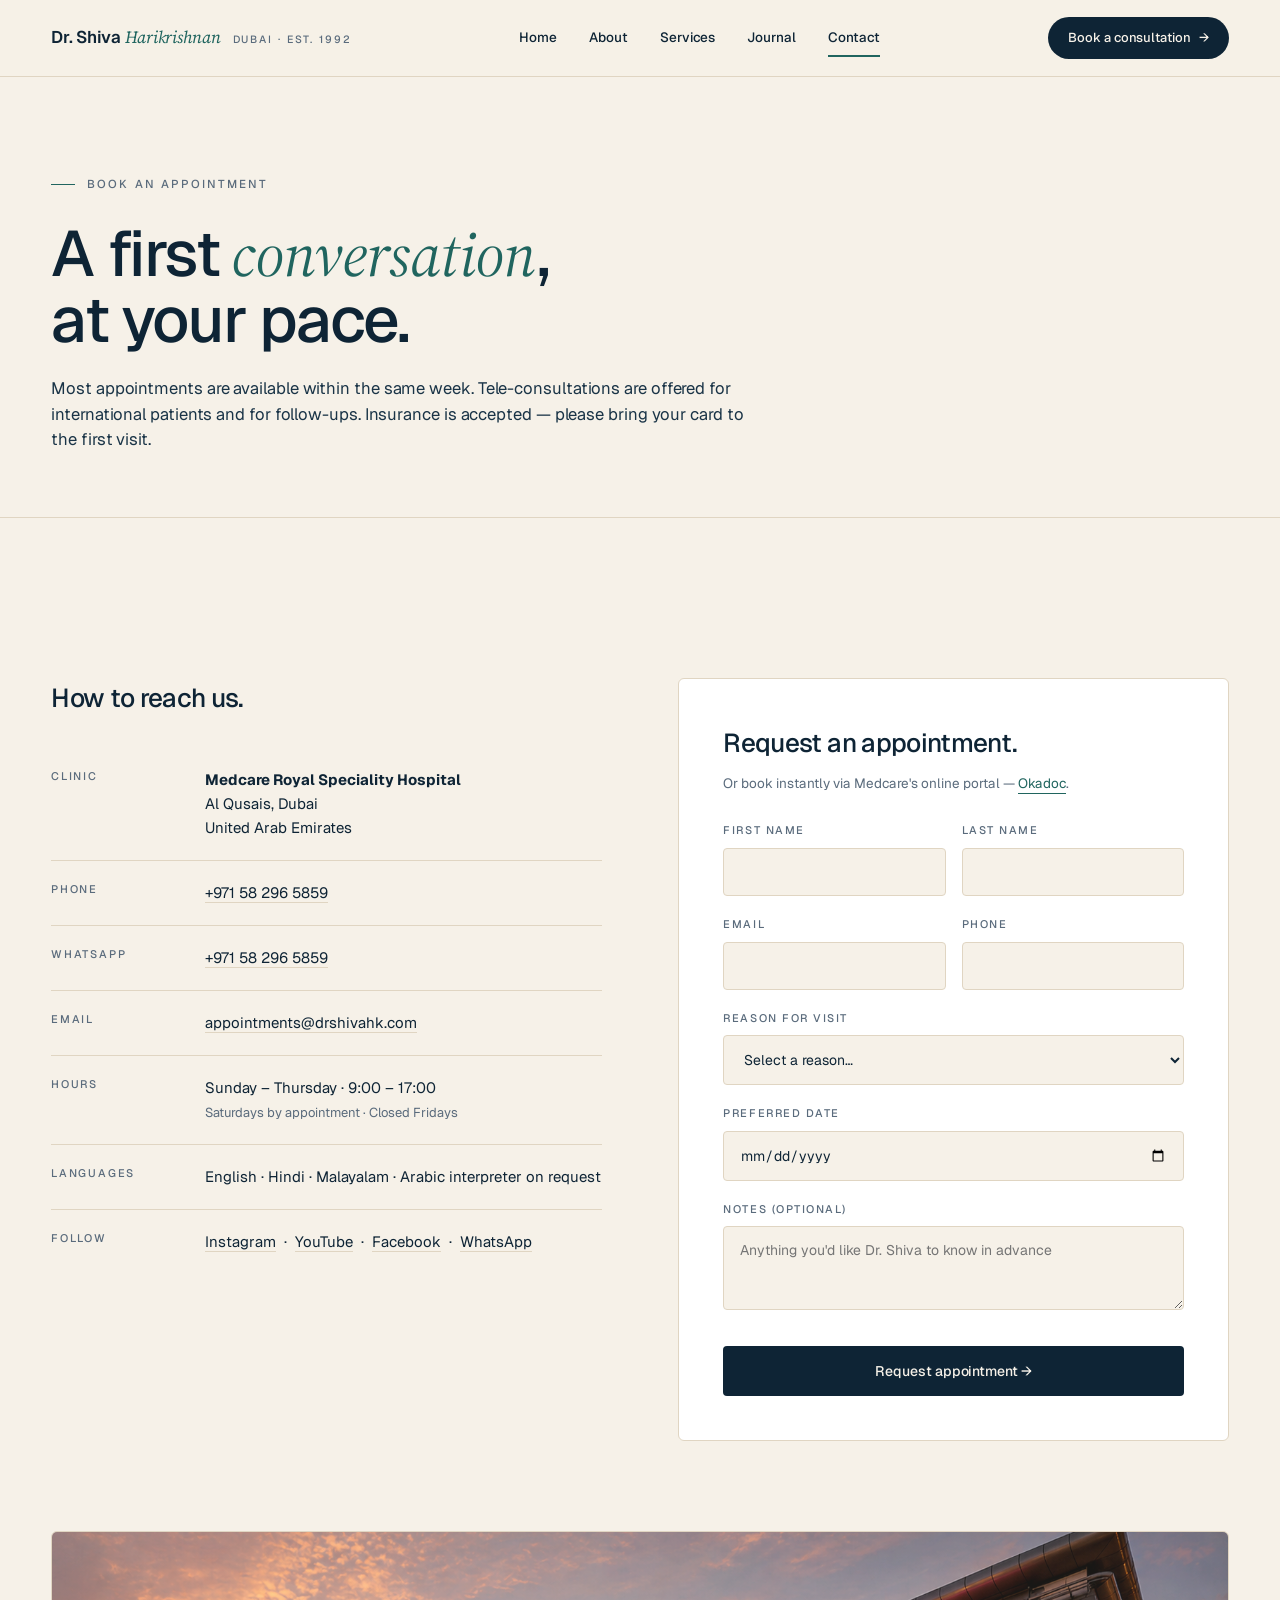
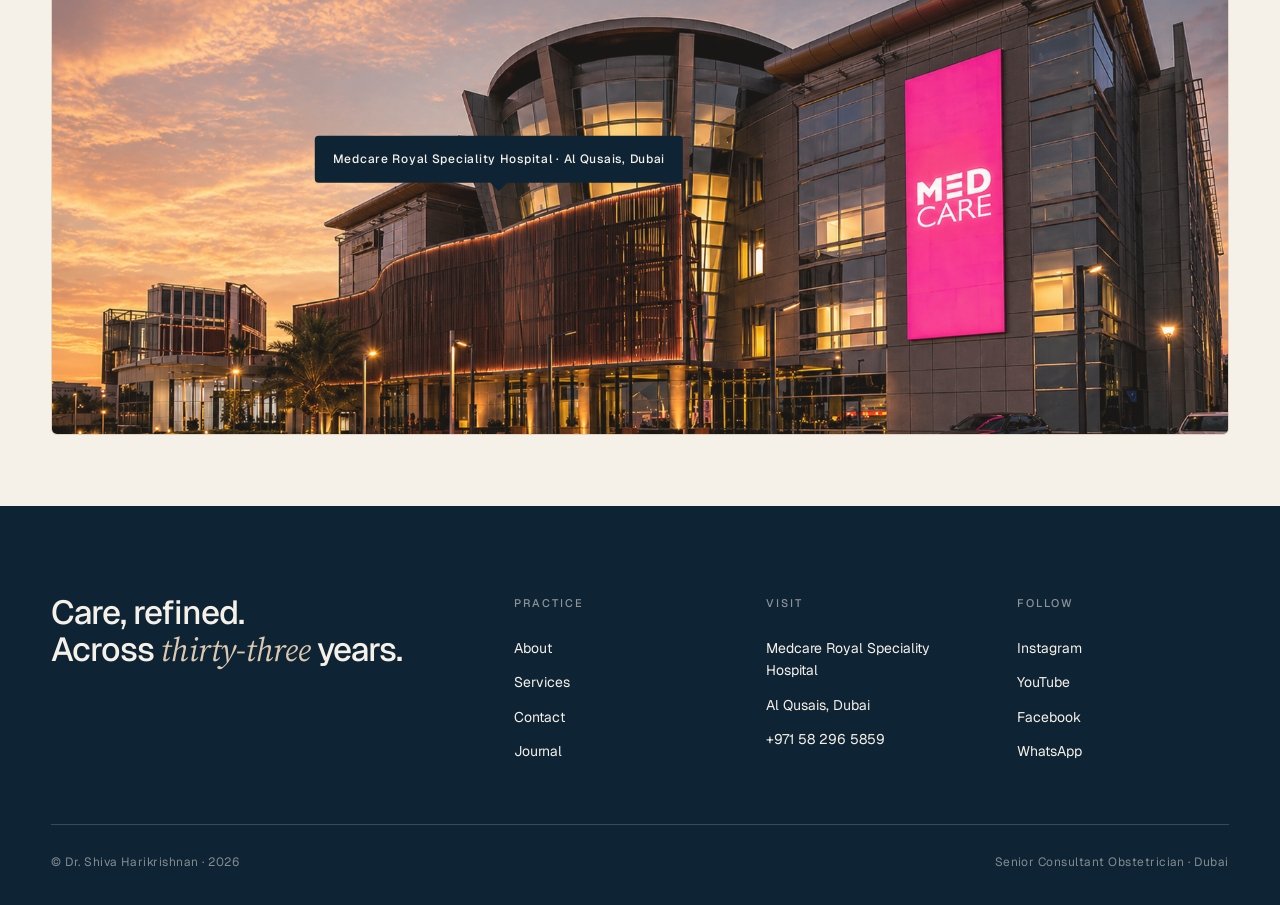
<file: contact.html>
<!doctype html>
<html lang="en">
<head>
  <meta charset="utf-8" />
  <meta name="viewport" content="width=device-width, initial-scale=1" />
  <title>Contact &amp; Booking — Dr. Shiva Harikrishnan</title>
  <meta name="description" content="Book a consultation with Dr. Shiva Harikrishnan at Medcare Royal Speciality Hospital, Dubai. Phone +971 58 296 5859 · WhatsApp · in-person and tele-consultations." />
  <link rel="stylesheet" href="styles.css" />
</head>
<body>

<header class="topbar">
  <div class="frame">
    <a href="index.html" class="brand">
      <span class="brand-mark">Dr. Shiva <em>Harikrishnan</em></span>
      <span class="brand-sub">Dubai · est. 1992</span>
    </a>
    <nav class="nav">
      <a href="index.html">Home</a>
      <a href="about.html">About</a>
      <a href="services.html">Services</a>
      <a href="#">Journal</a>
      <a href="contact.html" class="active">Contact</a>
    </nav>
    <a href="contact.html" class="cta-pill">Book a consultation <span class="arrow">→</span></a>
  </div>
</header>

<!-- ============= PAGE HEAD ============= -->
<section class="page-head">
  <div class="frame">
    <span class="eyebrow reveal">Book an appointment</span>
    <h1 class="display h-l reveal d1">A first <em>conversation</em>,<br>at your pace.</h1>
    <p class="lead reveal d2">Most appointments are available within the same week. Tele-consultations are offered for international patients and for follow-ups. Insurance is accepted &mdash; please bring your card to the first visit.</p>
  </div>
</section>

<!-- ============= GRID ============= -->
<section class="section-tight">
  <div class="frame">
    <div class="contact-grid">

      <div class="contact-info reveal">
        <h3>How to reach us.</h3>

        <div class="info-row">
          <div class="k">Clinic</div>
          <div class="v">
            <strong>Medcare Royal Speciality Hospital</strong><br>
            Al Qusais, Dubai<br>
            United Arab Emirates
          </div>
        </div>

        <div class="info-row">
          <div class="k">Phone</div>
          <div class="v"><a href="tel:+971582965859">+971 58 296 5859</a></div>
        </div>

        <div class="info-row">
          <div class="k">WhatsApp</div>
          <div class="v"><a href="https://api.whatsapp.com/send?phone=971582965859">+971 58 296 5859</a></div>
        </div>

        <div class="info-row">
          <div class="k">Email</div>
          <div class="v"><a href="mailto:appointments@drshivahk.com">appointments@drshivahk.com</a></div>
        </div>

        <div class="info-row">
          <div class="k">Hours</div>
          <div class="v">
            Sunday – Thursday · 9:00 – 17:00<br>
            <span style="color: var(--muted); font-size: 13px;">Saturdays by appointment · Closed Fridays</span>
          </div>
        </div>

        <div class="info-row">
          <div class="k">Languages</div>
          <div class="v">English · Hindi · Malayalam · Arabic interpreter on request</div>
        </div>

        <div class="info-row" style="border-bottom: none;">
          <div class="k">Follow</div>
          <div class="v">
            <a href="https://www.instagram.com/dr.shivahk/" target="_blank" rel="noopener">Instagram</a> &nbsp;·&nbsp;
            <a href="https://www.youtube.com/channel/UCBgul8vjgICS8xpONQhB9kg" target="_blank" rel="noopener">YouTube</a> &nbsp;·&nbsp;
            <a href="https://www.facebook.com/share/16XE7Jk3NX/" target="_blank" rel="noopener">Facebook</a> &nbsp;·&nbsp;
            <a href="https://api.whatsapp.com/send?phone=971582965859" target="_blank" rel="noopener">WhatsApp</a>
          </div>
        </div>
      </div>

      <div class="book-form reveal d1">
        <h3>Request an appointment.</h3>
        <p class="sub">Or book instantly via Medcare's online portal &mdash; <a href="https://medcare.okadoc.com/en-ae/doctor/gynecologist-obstetrician/dubai/shiva-harikrishnan" target="_blank" rel="noopener" style="color: var(--teal); border-bottom: 1px solid var(--teal); padding-bottom: 1px;">Okadoc</a>.</p>

        <form onsubmit="event.preventDefault(); window.open('https://medcare.okadoc.com/en-ae/doctor/gynecologist-obstetrician/dubai/shiva-harikrishnan', '_blank');">
          <div class="field-row">
            <div class="field">
              <label for="fn">First name</label>
              <input id="fn" type="text" required>
            </div>
            <div class="field">
              <label for="ln">Last name</label>
              <input id="ln" type="text" required>
            </div>
          </div>

          <div class="field-row">
            <div class="field">
              <label for="em">Email</label>
              <input id="em" type="email" required>
            </div>
            <div class="field">
              <label for="ph">Phone</label>
              <input id="ph" type="tel" required>
            </div>
          </div>

          <div class="field">
            <label for="reason">Reason for visit</label>
            <select id="reason" required>
              <option value="">Select a reason…</option>
              <option>Routine consultation</option>
              <option>Antenatal / pregnancy care</option>
              <option>High-risk pregnancy</option>
              <option>Endometriosis / pelvic pain</option>
              <option>Fibroids</option>
              <option>Fertility / pre-conception</option>
              <option>Surgical second opinion</option>
              <option>Tele-consultation</option>
              <option>Other</option>
            </select>
          </div>

          <div class="field">
            <label for="date">Preferred date</label>
            <input id="date" type="date">
          </div>

          <div class="field">
            <label for="msg">Notes (optional)</label>
            <textarea id="msg" rows="3" placeholder="Anything you'd like Dr. Shiva to know in advance"></textarea>
          </div>

          <button type="submit">Request appointment →</button>
        </form>
      </div>

    </div>

    <!-- Hospital photo -->
    <div class="map-tile reveal">
      <img src="assets/medcare-royal.png"
           onerror="this.onerror=null;this.src='https://d1vyq37mkczv9j.cloudfront.net/Medcare_Royal_1_.jpg';"
           alt="Medcare Royal Speciality Hospital, Dubai" />
      <div class="map-pin">Medcare Royal Speciality Hospital · Al Qusais, Dubai</div>
    </div>
  </div>
</section>

<!-- ============= FOOTER ============= -->
<footer>
  <div class="frame">
    <div class="footer-grid">
      <div class="footer-brand">Care, refined.<br>Across <em>thirty-three</em> years.</div>
      <div class="footer-col">
        <h4>Practice</h4>
        <a href="about.html">About</a>
        <a href="services.html">Services</a>
        <a href="contact.html">Contact</a>
        <a href="#">Journal</a>
      </div>
      <div class="footer-col">
        <h4>Visit</h4>
        <a>Medcare Royal Speciality Hospital</a>
        <a>Al Qusais, Dubai</a>
        <a href="tel:+971582965859">+971 58 296 5859</a>
      </div>
      <div class="footer-col">
        <h4>Follow</h4>
        <a href="https://www.instagram.com/dr.shivahk/" target="_blank" rel="noopener">Instagram</a>
        <a href="https://www.youtube.com/channel/UCBgul8vjgICS8xpONQhB9kg" target="_blank" rel="noopener">YouTube</a>
        <a href="https://www.facebook.com/share/16XE7Jk3NX/" target="_blank" rel="noopener">Facebook</a>
        <a href="https://api.whatsapp.com/send?phone=971582965859" target="_blank" rel="noopener">WhatsApp</a>
      </div>
    </div>
    <div class="footer-bottom">
      <span>© Dr. Shiva Harikrishnan · 2026</span>
      <span>Senior Consultant Obstetrician · Dubai</span>
    </div>
  </div>
</footer>

<script src="script.js"></script>
</body>
</html>
</file>
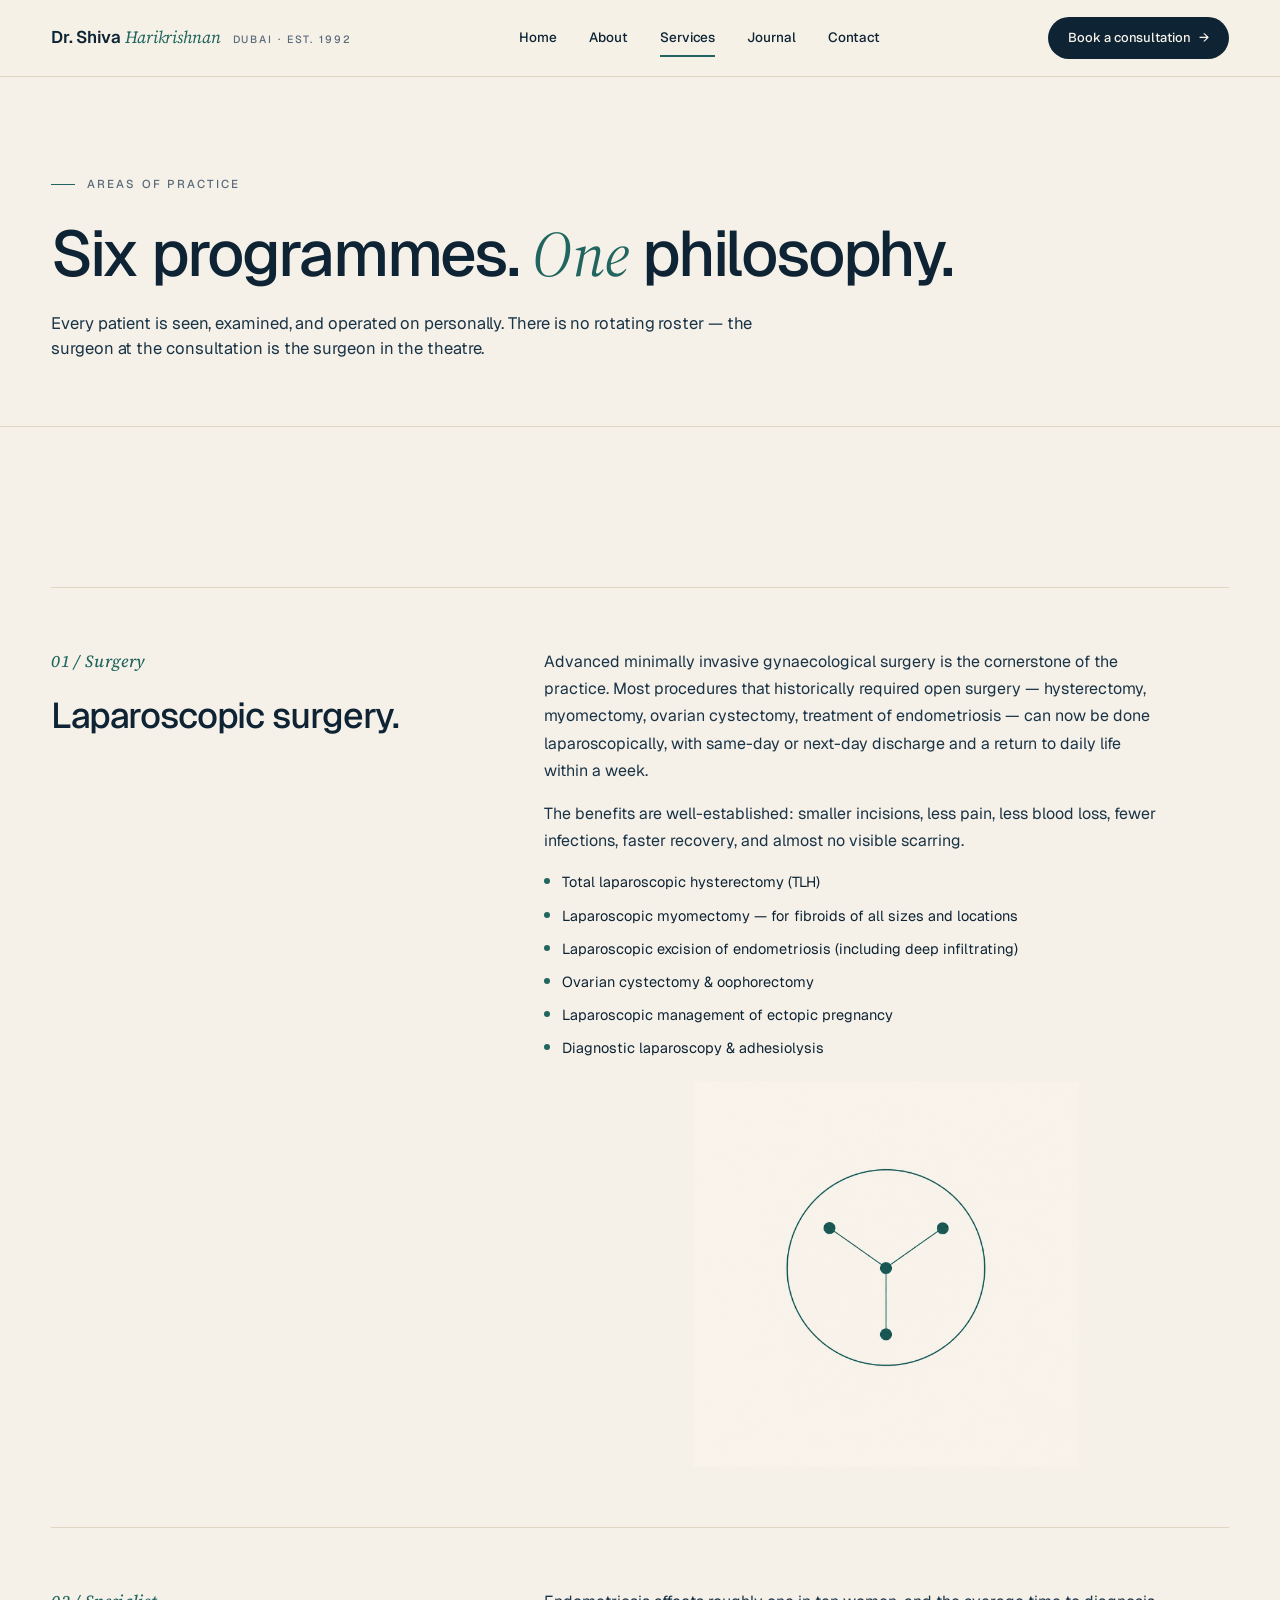
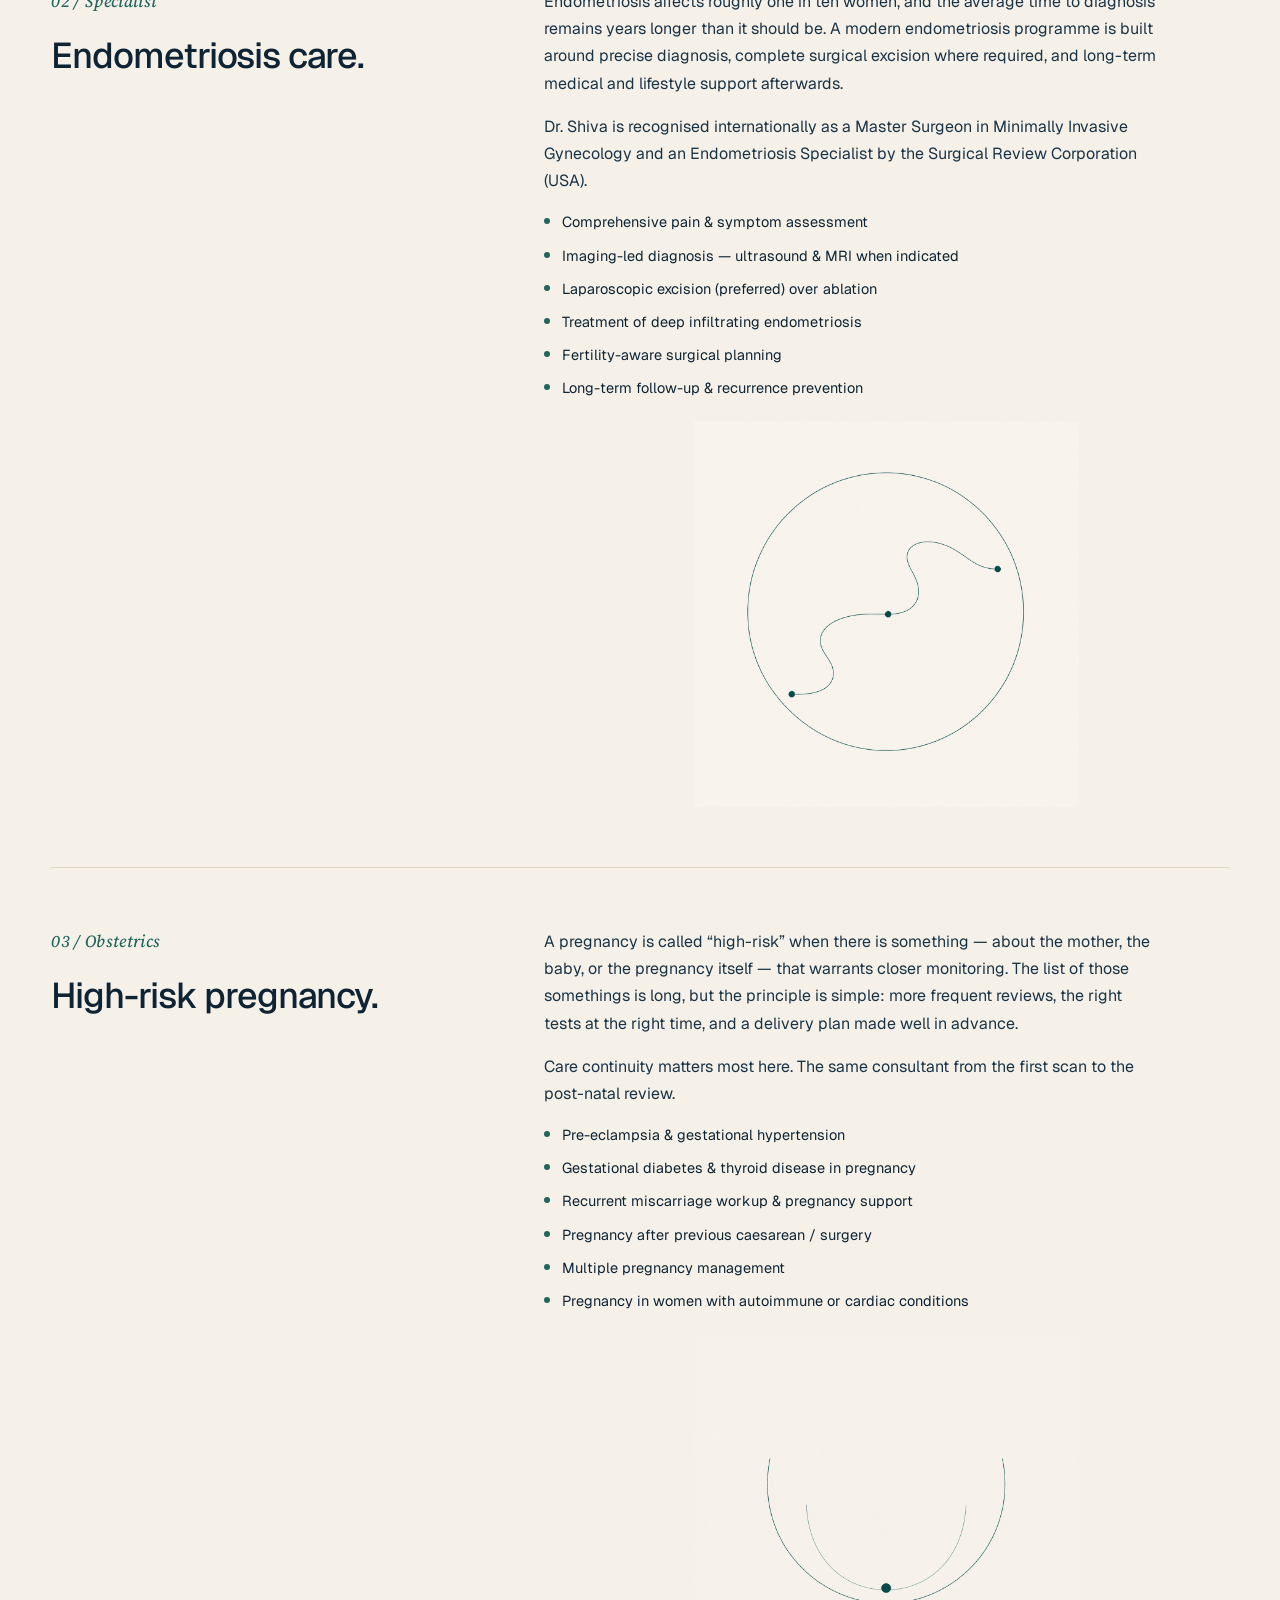
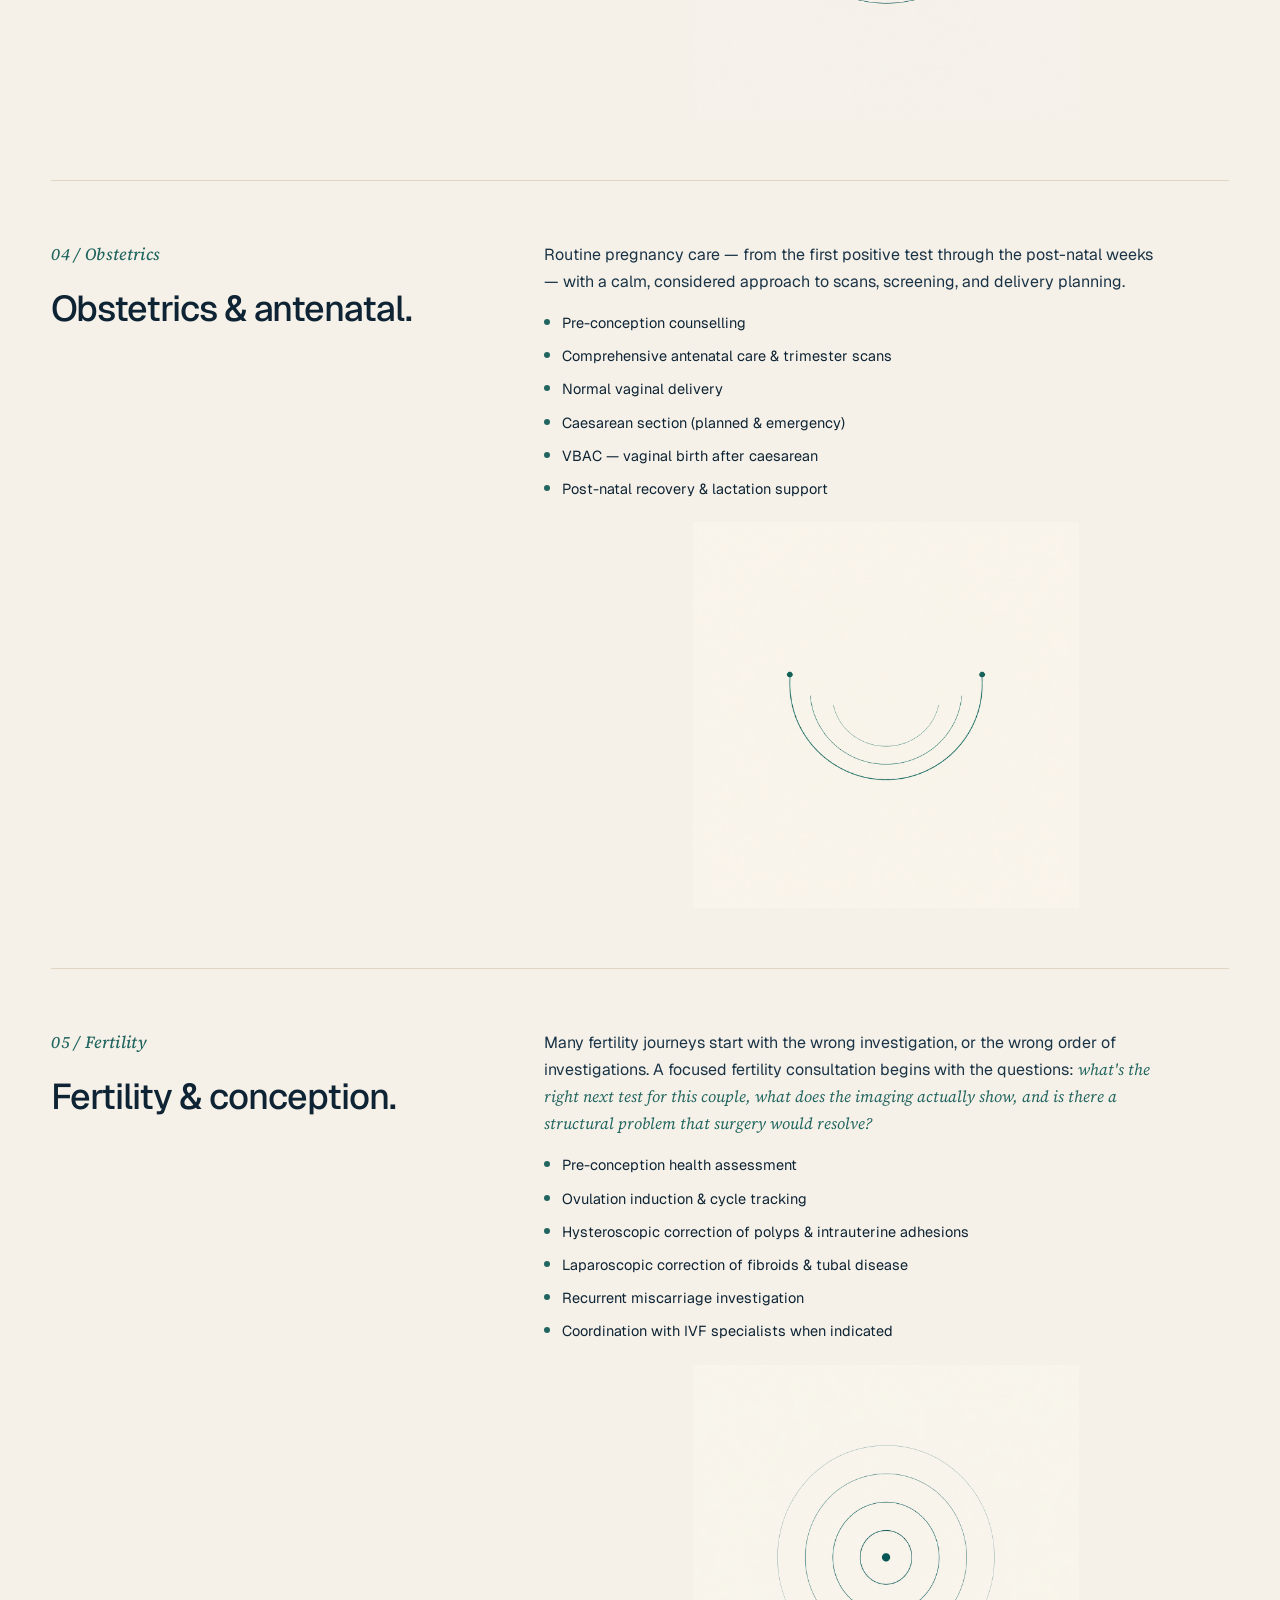
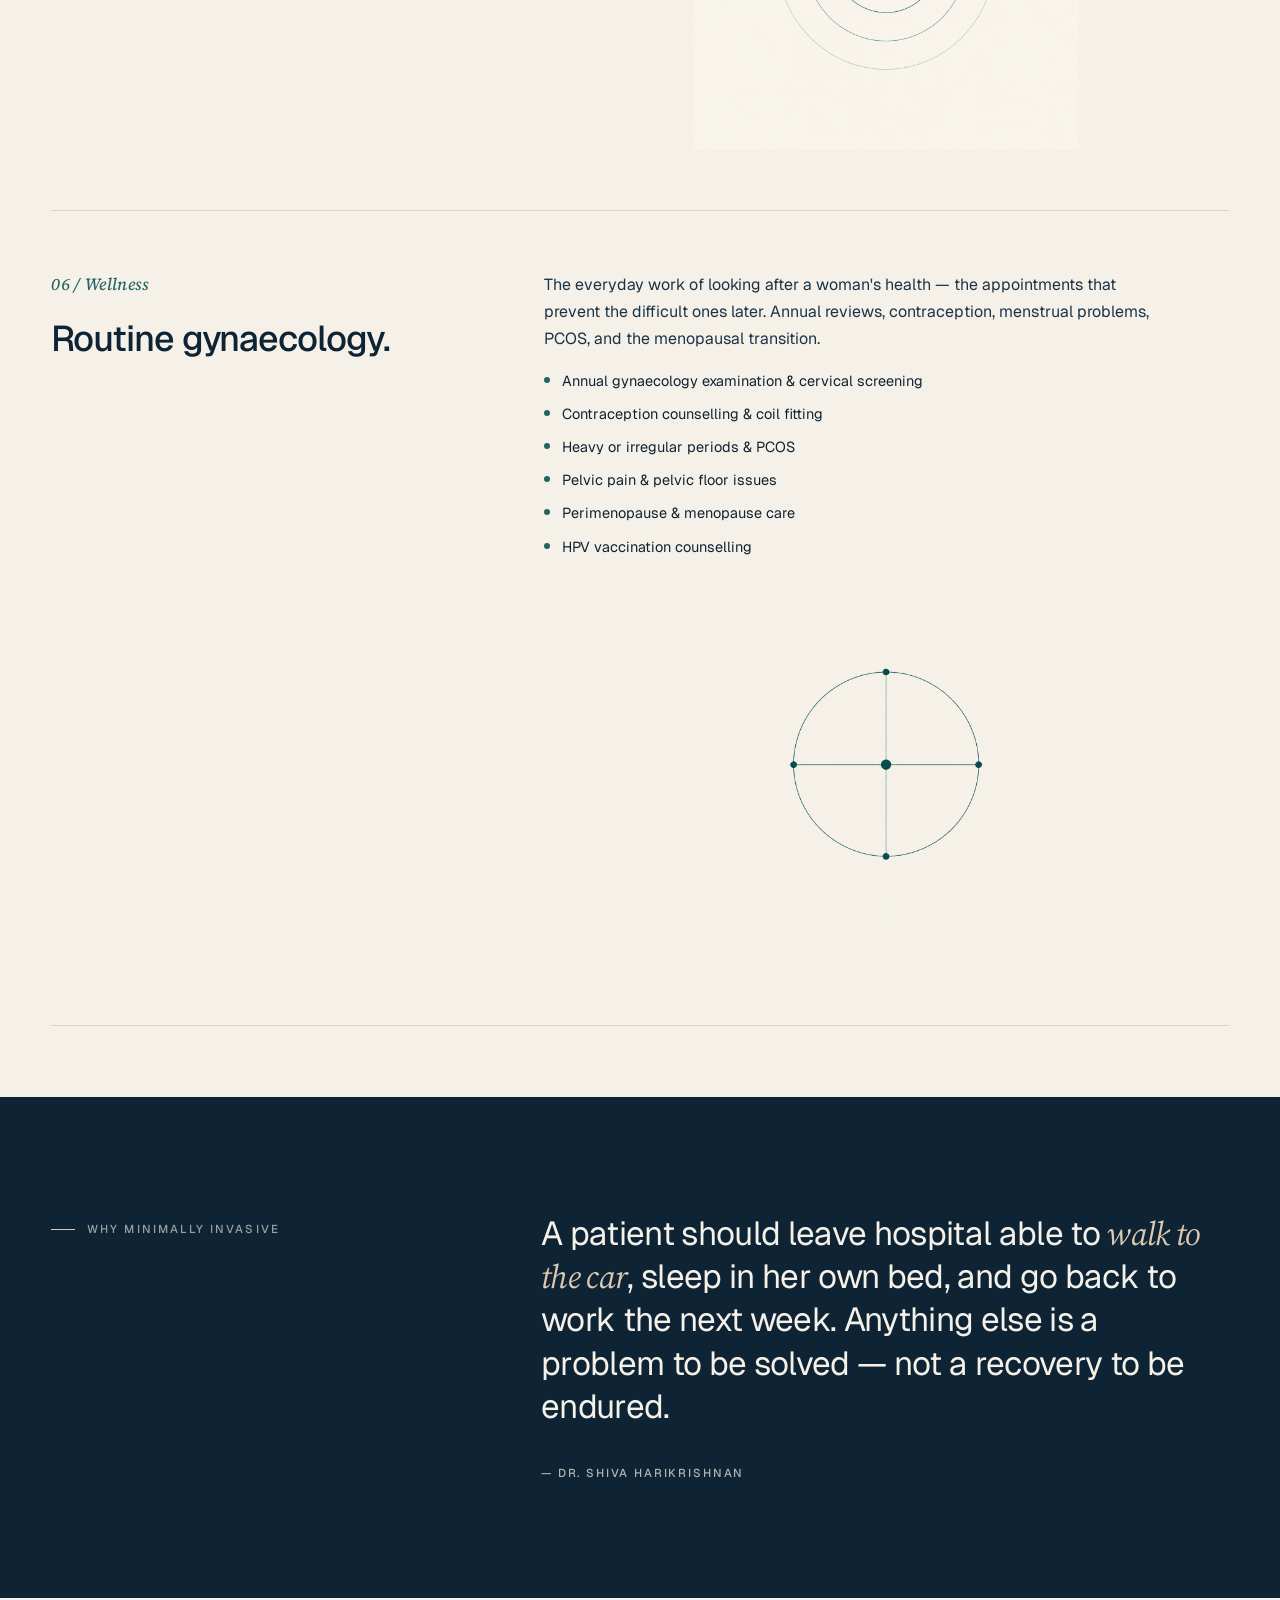
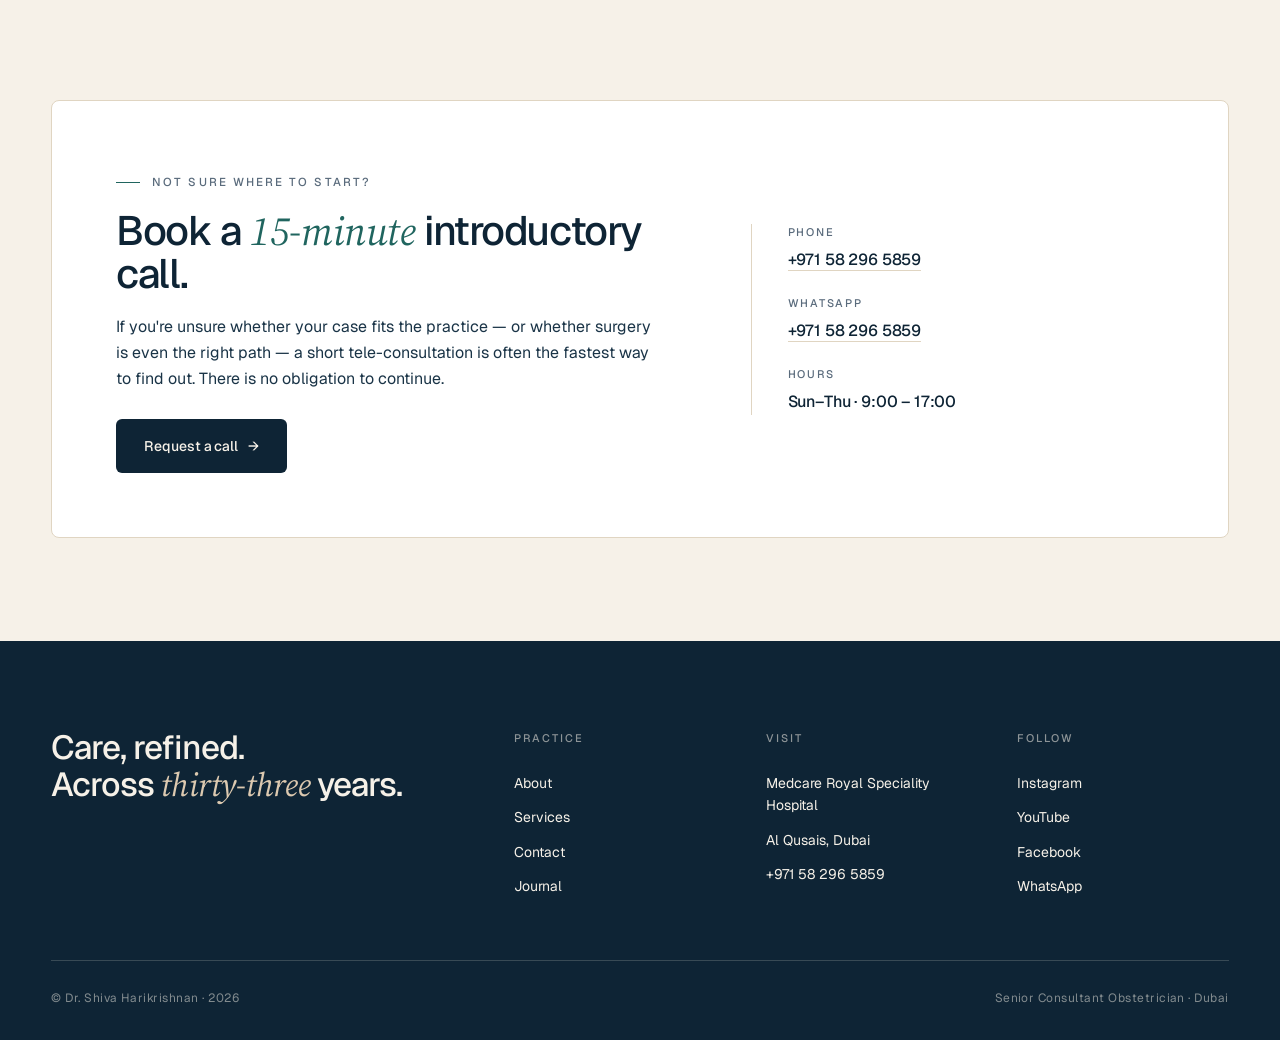
<file: services.html>
<!doctype html>
<html lang="en">
<head>
  <meta charset="utf-8" />
  <meta name="viewport" content="width=device-width, initial-scale=1" />
  <title>Services — Dr. Shiva Harikrishnan</title>
  <meta name="description" content="Areas of practice: laparoscopic surgery, endometriosis care, high-risk pregnancy, fertility, fibroids and routine gynaecology — Dubai." />
  <link rel="stylesheet" href="styles.css" />
</head>
<body>


<header class="topbar">
  <div class="frame">
    <a href="index.html" class="brand">
      <span class="brand-mark">Dr. Shiva <em>Harikrishnan</em></span>
      <span class="brand-sub">Dubai · est. 1992</span>
    </a>
    <nav class="nav">
      <a href="index.html">Home</a>
      <a href="about.html">About</a>
      <a href="services.html" class="active">Services</a>
      <a href="#">Journal</a>
      <a href="contact.html">Contact</a>
    </nav>
    <a href="contact.html" class="cta-pill">Book a consultation <span class="arrow">→</span></a>
  </div>
</header>

<!-- ============= PAGE HEAD ============= -->
<section class="page-head">
  <div class="frame">
    <span class="eyebrow reveal">Areas of practice</span>
    <h1 class="display h-l reveal d1">Six programmes. <em>One</em> philosophy.</h1>
    <p class="lead reveal d2">Every patient is seen, examined, and operated on personally. There is no rotating roster — the surgeon at the consultation is the surgeon in the theatre.</p>
  </div>
</section>

<!-- ============= SERVICE LIST ============= -->
<section class="section-tight">
  <div class="frame">
    <div class="svc-list">

      <article id="laparoscopy" class="svc-row reveal">
        <div class="head">
          <span class="num">01 / Surgery</span>
          <h3>Laparoscopic surgery.</h3>
        </div>
        <div class="body">
          <p>Advanced minimally invasive gynaecological surgery is the cornerstone of the practice. Most procedures that historically required open surgery — hysterectomy, myomectomy, ovarian cystectomy, treatment of endometriosis — can now be done laparoscopically, with same-day or next-day discharge and a return to daily life within a week.</p>
          <p>The benefits are well-established: smaller incisions, less pain, less blood loss, fewer infections, faster recovery, and almost no visible scarring.</p>
          <ul>
            <li>Total laparoscopic hysterectomy (TLH)</li>
            <li>Laparoscopic myomectomy &mdash; for fibroids of all sizes and locations</li>
            <li>Laparoscopic excision of endometriosis (including deep infiltrating)</li>
            <li>Ovarian cystectomy &amp; oophorectomy</li>
            <li>Laparoscopic management of ectopic pregnancy</li>
            <li>Diagnostic laparoscopy &amp; adhesiolysis</li>
          </ul>
          <div class="img-wrap illo-wrap"><img src="assets/illustrations/laparoscopy.png" alt="Three precision points symbolising laparoscopic surgery" loading="lazy"></div>
        </div>
      </article>

      <article id="endometriosis" class="svc-row reveal">
        <div class="head">
          <span class="num">02 / Specialist</span>
          <h3>Endometriosis care.</h3>
        </div>
        <div class="body">
          <p>Endometriosis affects roughly one in ten women, and the average time to diagnosis remains years longer than it should be. A modern endometriosis programme is built around precise diagnosis, complete surgical excision where required, and long-term medical and lifestyle support afterwards.</p>
          <p>Dr. Shiva is recognised internationally as a Master Surgeon in Minimally Invasive Gynecology and an Endometriosis Specialist by the Surgical Review Corporation (USA).</p>
          <ul>
            <li>Comprehensive pain &amp; symptom assessment</li>
            <li>Imaging-led diagnosis &mdash; ultrasound &amp; MRI when indicated</li>
            <li>Laparoscopic excision (preferred) over ablation</li>
            <li>Treatment of deep infiltrating endometriosis</li>
            <li>Fertility-aware surgical planning</li>
            <li>Long-term follow-up &amp; recurrence prevention</li>
          </ul>
          <div class="img-wrap illo-wrap"><img src="assets/illustrations/endometriosis.png" alt="A considered exploratory line symbolising endometriosis care" loading="lazy"></div>
        </div>
      </article>

      <article id="high-risk" class="svc-row reveal">
        <div class="head">
          <span class="num">03 / Obstetrics</span>
          <h3>High-risk pregnancy.</h3>
        </div>
        <div class="body">
          <p>A pregnancy is called &ldquo;high-risk&rdquo; when there is something — about the mother, the baby, or the pregnancy itself — that warrants closer monitoring. The list of those somethings is long, but the principle is simple: more frequent reviews, the right tests at the right time, and a delivery plan made well in advance.</p>
          <p>Care continuity matters most here. The same consultant from the first scan to the post-natal review.</p>
          <ul>
            <li>Pre-eclampsia &amp; gestational hypertension</li>
            <li>Gestational diabetes &amp; thyroid disease in pregnancy</li>
            <li>Recurrent miscarriage workup &amp; pregnancy support</li>
            <li>Pregnancy after previous caesarean / surgery</li>
            <li>Multiple pregnancy management</li>
            <li>Pregnancy in women with autoimmune or cardiac conditions</li>
          </ul>
          <div class="img-wrap illo-wrap"><img src="assets/illustrations/highrisk.png" alt="Two nested arcs symbolising high-risk pregnancy care" loading="lazy"></div>
        </div>
      </article>

      <article id="obstetrics" class="svc-row reveal">
        <div class="head">
          <span class="num">04 / Obstetrics</span>
          <h3>Obstetrics &amp; antenatal.</h3>
        </div>
        <div class="body">
          <p>Routine pregnancy care &mdash; from the first positive test through the post-natal weeks &mdash; with a calm, considered approach to scans, screening, and delivery planning.</p>
          <ul>
            <li>Pre-conception counselling</li>
            <li>Comprehensive antenatal care &amp; trimester scans</li>
            <li>Normal vaginal delivery</li>
            <li>Caesarean section (planned &amp; emergency)</li>
            <li>VBAC &mdash; vaginal birth after caesarean</li>
            <li>Post-natal recovery &amp; lactation support</li>
          </ul>
          <div class="img-wrap illo-wrap"><img src="assets/illustrations/obstetrics.png" alt="Three nested half-bowls symbolising the arc of pregnancy" loading="lazy"></div>
        </div>
      </article>

      <article id="fertility" class="svc-row reveal">
        <div class="head">
          <span class="num">05 / Fertility</span>
          <h3>Fertility &amp; conception.</h3>
        </div>
        <div class="body">
          <p>Many fertility journeys start with the wrong investigation, or the wrong order of investigations. A focused fertility consultation begins with the questions: <em>what's the right next test for this couple, what does the imaging actually show, and is there a structural problem that surgery would resolve?</em></p>
          <ul>
            <li>Pre-conception health assessment</li>
            <li>Ovulation induction &amp; cycle tracking</li>
            <li>Hysteroscopic correction of polyps &amp; intrauterine adhesions</li>
            <li>Laparoscopic correction of fibroids &amp; tubal disease</li>
            <li>Recurrent miscarriage investigation</li>
            <li>Coordination with IVF specialists when indicated</li>
          </ul>
          <div class="img-wrap illo-wrap"><img src="assets/illustrations/fertility.png" alt="Concentric rings around a central seed symbolising fertility and conception" loading="lazy"></div>
        </div>
      </article>

      <article id="gynaecology" class="svc-row reveal">
        <div class="head">
          <span class="num">06 / Wellness</span>
          <h3>Routine gynaecology.</h3>
        </div>
        <div class="body">
          <p>The everyday work of looking after a woman's health &mdash; the appointments that prevent the difficult ones later. Annual reviews, contraception, menstrual problems, PCOS, and the menopausal transition.</p>
          <ul>
            <li>Annual gynaecology examination &amp; cervical screening</li>
            <li>Contraception counselling &amp; coil fitting</li>
            <li>Heavy or irregular periods &amp; PCOS</li>
            <li>Pelvic pain &amp; pelvic floor issues</li>
            <li>Perimenopause &amp; menopause care</li>
            <li>HPV vaccination counselling</li>
          </ul>
          <div class="img-wrap illo-wrap"><img src="assets/illustrations/gynaecology.png" alt="Balanced cross within a circle symbolising routine gynaecology" loading="lazy"></div>
        </div>
      </article>

    </div>
  </div>
</section>

<!-- ============= QUOTE ============= -->
<section class="quote">
  <div class="frame">
    <div><span class="eyebrow">Why minimally invasive</span></div>
    <div>
      <p class="quote-body">A patient should leave hospital able to <em>walk to the car</em>, sleep in her own bed, and go back to work the next week. Anything else is a problem to be solved &mdash; not a recovery to be endured.</p>
      <div class="quote-attr">— Dr. Shiva Harikrishnan</div>
    </div>
  </div>
</section>

<!-- ============= CTA ============= -->
<section class="section">
  <div class="frame">
    <div class="cta-block reveal">
      <div>
        <span class="eyebrow">Not sure where to start?</span>
        <h2 class="display h-m" style="margin-top: 18px;">Book a <em>15-minute</em> introductory call.</h2>
        <p>If you're unsure whether your case fits the practice — or whether surgery is even the right path — a short tele-consultation is often the fastest way to find out. There is no obligation to continue.</p>
        <a href="contact.html" class="btn-primary">Request a call <span>→</span></a>
      </div>
      <div class="cta-info">
        <div class="row"><div class="label">Phone</div><div class="val"><a href="tel:+971582965859">+971 58 296 5859</a></div></div>
        <div class="row"><div class="label">WhatsApp</div><div class="val"><a href="https://api.whatsapp.com/send?phone=971582965859">+971 58 296 5859</a></div></div>
        <div class="row"><div class="label">Hours</div><div class="val">Sun–Thu · 9:00 – 17:00</div></div>
      </div>
    </div>
  </div>
</section>

<!-- ============= FOOTER ============= -->
<footer>
  <div class="frame">
    <div class="footer-grid">
      <div class="footer-brand">Care, refined.<br>Across <em>thirty-three</em> years.</div>
      <div class="footer-col">
        <h4>Practice</h4>
        <a href="about.html">About</a>
        <a href="services.html">Services</a>
        <a href="contact.html">Contact</a>
        <a href="#">Journal</a>
      </div>
      <div class="footer-col">
        <h4>Visit</h4>
        <a>Medcare Royal Speciality Hospital</a>
        <a>Al Qusais, Dubai</a>
        <a href="tel:+971582965859">+971 58 296 5859</a>
      </div>
      <div class="footer-col">
        <h4>Follow</h4>
        <a href="https://www.instagram.com/dr.shivahk/" target="_blank" rel="noopener">Instagram</a>
        <a href="https://www.youtube.com/channel/UCBgul8vjgICS8xpONQhB9kg" target="_blank" rel="noopener">YouTube</a>
        <a href="https://www.facebook.com/share/16XE7Jk3NX/" target="_blank" rel="noopener">Facebook</a>
        <a href="https://api.whatsapp.com/send?phone=971582965859" target="_blank" rel="noopener">WhatsApp</a>
      </div>
    </div>
    <div class="footer-bottom">
      <span>© Dr. Shiva Harikrishnan · 2026</span>
      <span>Senior Consultant Obstetrician · Dubai</span>
    </div>
  </div>
</footer>

<script src="script.js"></script>
</body>
</html>
</file>
<file: styles.css>
/* ============================================================
   Dr. Shiva Harikrishnan — Redesign · v2
   Direction: Clinical Confident (sans-led, readable)
   ============================================================ */

@import url('https://fonts.googleapis.com/css2?family=Geist:wght@300;400;500;600;700&display=swap');
@import url('https://fonts.googleapis.com/css2?family=Source+Serif+4:ital,opsz,wght@0,8..60,400;0,8..60,500;1,8..60,400;1,8..60,500&display=swap');

:root {
  --ink: #0E2435;
  --ink-soft: #1A3447;
  --bone: #F6F1E8;
  --bone-deep: #EDE5D6;
  --paper: #FFFFFF;
  --teal: #20655F;
  --teal-deep: #154945;
  --ochre: #DCC9B0;
  --muted: #5A6B7C;
  --line: #E0D5C2;
  --line-soft: #EFE7D7;

  --sans: 'Geist', -apple-system, BlinkMacSystemFont, 'Segoe UI', sans-serif;
  --serif: 'Source Serif 4', 'Georgia', serif;

  --max: 1320px;
  --pad-x: clamp(20px, 4vw, 56px);
}

* { box-sizing: border-box; margin: 0; padding: 0; }

html { scroll-behavior: smooth; -webkit-font-smoothing: antialiased; -moz-osx-font-smoothing: grayscale; }

body {
  font-family: var(--sans);
  font-weight: 400;
  font-size: 16px;
  line-height: 1.6;
  color: var(--ink);
  background: var(--bone);
  overflow-x: hidden;
  font-feature-settings: "ss01", "ss02";
}

img { display: block; max-width: 100%; }
a { color: inherit; text-decoration: none; }

/* ---------- Site frame ---------- */
.frame { max-width: var(--max); margin: 0 auto; padding: 0 var(--pad-x); }

/* ---------- Top bar ---------- */
.topbar {
  border-bottom: 0.5px solid var(--line);
  background: rgba(246, 241, 232, 0.92);
  position: sticky; top: 0; z-index: 50;
  backdrop-filter: saturate(140%) blur(10px);
}
.topbar .frame { display: flex; align-items: center; justify-content: space-between; height: 76px; gap: 24px; }
.brand { display: flex; align-items: baseline; gap: 12px; }
.brand-mark {
  font-family: var(--sans);
  font-weight: 600;
  font-size: 17px;
  letter-spacing: -0.015em;
  color: var(--ink);
}
.brand-mark em {
  font-style: italic;
  font-family: var(--serif);
  font-weight: 400;
  color: var(--teal);
}
.brand-sub {
  font-size: 10.5px;
  letter-spacing: 0.18em;
  text-transform: uppercase;
  color: var(--muted);
  font-weight: 500;
}

.nav { display: flex; gap: 32px; align-items: center; }
.nav a {
  font-size: 13.5px;
  font-weight: 500;
  letter-spacing: -0.005em;
  color: var(--ink);
  position: relative;
  padding: 6px 0;
  transition: color .25s ease;
}
.nav a:hover { color: var(--teal); }
.nav a.active::after {
  content: ''; position: absolute; left: 0; right: 0; bottom: -2px;
  height: 1.5px; background: var(--teal);
}

.cta-pill {
  display: inline-flex; align-items: center; gap: 8px;
  padding: 11px 20px;
  background: var(--ink); color: var(--bone);
  border-radius: 999px;
  font-size: 13px; font-weight: 500; letter-spacing: -0.005em;
  transition: background .25s ease, transform .25s ease;
}
.cta-pill:hover { background: var(--teal); transform: translateY(-1px); }
.cta-pill .arrow { transition: transform .25s ease; }
.cta-pill:hover .arrow { transform: translateX(3px); }

@media (max-width: 880px) {
  .nav { display: none; }
}

/* ---------- Section eyebrow ---------- */
.eyebrow {
  display: inline-flex; align-items: center; gap: 12px;
  font-size: 11.5px;
  letter-spacing: 0.18em;
  text-transform: uppercase;
  color: var(--muted);
  font-weight: 500;
}
.eyebrow::before {
  content: ''; width: 24px; height: 1px; background: var(--teal);
}

/* ---------- Display / heading system (sans-led) ---------- */
.display {
  font-family: var(--sans);
  font-weight: 500;
  line-height: 1.02;
  letter-spacing: -0.035em;
  color: var(--ink);
}
.display em {
  font-family: var(--serif);
  font-style: italic;
  font-weight: 400;
  color: var(--teal);
  letter-spacing: -0.01em;
}
.display .softline { color: var(--muted); }

.h-xl { font-size: clamp(44px, 7vw, 104px); }
.h-l  { font-size: clamp(36px, 5vw, 72px); }
.h-m  { font-size: clamp(28px, 3.2vw, 44px); }
.h-s  { font-size: clamp(22px, 2vw, 30px); }

.lead {
  font-size: clamp(16px, 1.3vw, 18.5px);
  color: var(--ink-soft);
  line-height: 1.55;
  max-width: 56ch;
  font-weight: 400;
  letter-spacing: -0.005em;
}

/* ---------- Hero ---------- */
.hero {
  position: relative;
  padding: clamp(56px, 7vw, 96px) 0 clamp(70px, 9vw, 120px);
}
.hero-grid {
  display: grid;
  grid-template-columns: 1.35fr 1fr;
  gap: clamp(32px, 6vw, 80px);
  align-items: center;
}
.hero-meta {
  display: flex; gap: 22px; flex-wrap: wrap;
  font-size: 11.5px; letter-spacing: 0.14em;
  text-transform: uppercase; color: var(--muted);
  margin-bottom: 36px;
  font-weight: 500;
}
.hero-meta span { display: inline-flex; align-items: center; gap: 8px; }
.hero-meta .dot { width: 4px; height: 4px; background: var(--teal); border-radius: 50%; }

.hero h1 { margin-bottom: 32px; }

.hero-actions {
  display: flex; gap: 24px; align-items: center; margin-top: 40px;
  flex-wrap: wrap;
}
.btn-primary {
  display: inline-flex; align-items: center; gap: 10px;
  padding: 16px 28px;
  background: var(--ink); color: var(--bone);
  border-radius: 6px;
  font-size: 14px; font-weight: 500; letter-spacing: -0.005em;
  transition: background .25s ease, transform .25s ease;
}
.btn-primary:hover { background: var(--teal); transform: translateY(-1px); }
.btn-ghost {
  display: inline-flex; align-items: center; gap: 10px;
  padding: 16px 0;
  font-size: 14px; font-weight: 500;
  border-bottom: 1px solid var(--ink);
  transition: gap .25s ease, color .25s ease, border-color .25s ease;
}
.btn-ghost:hover { gap: 16px; color: var(--teal); border-bottom-color: var(--teal); }

.hero-portrait {
  position: relative;
  aspect-ratio: 4/5;
  background: var(--bone-deep);
  border-radius: 6px;
  overflow: hidden;
}
.hero-portrait img {
  width: 100%; height: 100%; object-fit: cover; object-position: center top;
}
.hero-portrait::after {
  content: ''; position: absolute; inset: 0;
  background: linear-gradient(180deg, transparent 70%, rgba(14, 36, 53, 0.16));
  pointer-events: none;
}
.hero-portrait .badge {
  position: absolute;
  bottom: 18px; left: 18px;
  background: var(--bone);
  padding: 11px 16px;
  border-radius: 4px;
  font-size: 11px;
  letter-spacing: 0.16em;
  text-transform: uppercase;
  color: var(--ink);
  font-weight: 500;
}

@media (max-width: 880px) {
  .hero-grid { grid-template-columns: 1fr; gap: 40px; }
  .hero-portrait { aspect-ratio: 3/4; max-height: 540px; }
}

/* ---------- Marquee strip ---------- */
.marquee {
  border-top: 0.5px solid var(--line);
  border-bottom: 0.5px solid var(--line);
  overflow: hidden;
  background: var(--bone);
  padding: 24px 0;
}
.marquee-track {
  display: flex; gap: 56px;
  animation: marquee 38s linear infinite;
  white-space: nowrap;
  font-family: var(--sans);
  font-size: clamp(18px, 2vw, 26px);
  color: var(--ink);
  font-weight: 500;
  letter-spacing: -0.02em;
}
.marquee-track span { display: inline-flex; align-items: center; gap: 56px; }
.marquee-track .sep { color: var(--ochre); }
.marquee-track em {
  font-family: var(--serif);
  font-style: italic;
  font-weight: 400;
  color: var(--teal);
}
@keyframes marquee {
  from { transform: translateX(0); }
  to { transform: translateX(-50%); }
}

/* ---------- Stats ---------- */
.stats {
  display: grid;
  grid-template-columns: repeat(4, 1fr);
  gap: 0;
  border-top: 0.5px solid var(--line);
}
.stat {
  padding: 36px 28px 36px 0;
  border-right: 0.5px solid var(--line);
}
.stat:last-child { border-right: none; padding-right: 0; }
.stat:not(:first-child) { padding-left: 28px; }
.stat .num {
  font-family: var(--sans);
  font-weight: 500;
  font-size: clamp(38px, 4.4vw, 60px);
  line-height: 1;
  letter-spacing: -0.04em;
  color: var(--ink);
}
.stat .num em {
  font-family: var(--serif);
  font-style: italic;
  font-weight: 400;
  color: var(--teal);
  letter-spacing: -0.01em;
}
.stat .label {
  font-size: 11.5px;
  letter-spacing: 0.14em;
  text-transform: uppercase;
  color: var(--muted);
  margin-top: 14px;
  font-weight: 500;
}

@media (max-width: 760px) {
  .stats { grid-template-columns: 1fr 1fr; }
  .stat { padding: 24px 16px; border-right: 0.5px solid var(--line); border-bottom: 0.5px solid var(--line); }
  .stat:nth-child(2) { border-right: none; }
  .stat:nth-child(3), .stat:nth-child(4) { border-bottom: none; }
}

/* ---------- Section spacing ---------- */
.section { padding: clamp(60px, 8vw, 116px) 0; }
.section-tight { padding: clamp(44px, 5.5vw, 80px) 0; }

/* ---------- About teaser ---------- */
.about-teaser {
  display: grid;
  grid-template-columns: 1fr 1.2fr;
  gap: clamp(40px, 6vw, 96px);
  align-items: center;
}
.about-image {
  aspect-ratio: 4/5;
  overflow: hidden;
  border-radius: 6px;
  background: var(--bone-deep);
}
.about-image img { width: 100%; height: 100%; object-fit: cover; object-position: center top; }

.about-copy h2 { margin: 18px 0 28px; }
.about-copy p { margin-bottom: 18px; max-width: 56ch; color: var(--ink-soft); line-height: 1.7; }
.about-copy .credentials {
  margin-top: 32px;
  padding-top: 28px;
  border-top: 0.5px solid var(--line);
  display: flex; flex-wrap: wrap; gap: 10px;
}
.cred-pill {
  font-size: 11px;
  letter-spacing: 0.12em;
  text-transform: uppercase;
  padding: 8px 14px;
  border: 0.5px solid var(--ink);
  border-radius: 999px;
  color: var(--ink);
  font-weight: 500;
}
.cred-pill.accent { background: var(--ink); color: var(--bone); border-color: var(--ink); }

@media (max-width: 880px) {
  .about-teaser { grid-template-columns: 1fr; }
}

/* ---------- Services preview ---------- */
.services-head {
  display: flex; justify-content: space-between; align-items: end;
  margin-bottom: 48px; gap: 32px; flex-wrap: wrap;
}
.services-head h2 { max-width: 14ch; }
.services-grid {
  display: grid;
  grid-template-columns: repeat(3, 1fr);
  gap: 24px;
}
.svc-card {
  background: var(--paper);
  border: 0.5px solid var(--line);
  border-radius: 6px;
  overflow: hidden;
  transition: transform .35s ease, border-color .35s ease;
  display: flex; flex-direction: column;
}
.svc-card:hover { transform: translateY(-4px); border-color: var(--teal); }
.svc-card .img {
  aspect-ratio: 4/3;
  background: var(--bone-deep);
  overflow: hidden;
}
.svc-card .img img { width: 100%; height: 100%; object-fit: cover; transition: transform .8s ease; }
.svc-card:hover .img img { transform: scale(1.05); }

/* Custom illustration variant for service cards (PNG) */
.svc-card .illo {
  aspect-ratio: 4/3;
  background: #F6F1E8;
  display: flex; align-items: center; justify-content: center;
  position: relative;
  overflow: hidden;
}
.svc-card .illo img {
  width: 100%; height: 100%;
  object-fit: cover;
  transition: transform .8s cubic-bezier(.2,.6,.2,1);
}
.svc-card:hover .illo img { transform: scale(1.04); }

/* Same illustration set on the deeper Services rows (wider crop tolerance) */
.svc-row .img-wrap.illo-wrap {
  aspect-ratio: 16/9;
  background: #F6F1E8;
  display: flex; align-items: center; justify-content: center;
  overflow: hidden;
  border-radius: 6px;
}
.svc-row .img-wrap.illo-wrap img {
  height: 100%;
  width: auto;
  max-width: 100%;
  object-fit: contain;
}
.svc-card .body { padding: 24px 26px 28px; flex: 1; display: flex; flex-direction: column; }
.svc-card .body h3 {
  font-family: var(--sans);
  font-weight: 500;
  font-size: 19px;
  letter-spacing: -0.02em;
  margin-bottom: 12px;
  color: var(--ink);
}
.svc-card .body p { color: var(--ink-soft); font-size: 14px; line-height: 1.6; flex: 1; }
.svc-card .body .more {
  margin-top: 22px;
  font-size: 12px;
  letter-spacing: 0.08em;
  text-transform: uppercase;
  color: var(--teal);
  font-weight: 500;
  display: inline-flex; gap: 8px; align-items: center;
  transition: gap .25s ease;
}
.svc-card:hover .body .more { gap: 14px; }

@media (max-width: 880px) { .services-grid { grid-template-columns: 1fr 1fr; } }
@media (max-width: 600px) { .services-grid { grid-template-columns: 1fr; } }

/* ---------- Quote / Testimonial ---------- */
.quote {
  background: var(--ink);
  color: var(--bone);
  padding: clamp(64px, 9vw, 128px) 0;
}
.quote .frame { display: grid; grid-template-columns: 1fr 1.6fr; gap: 60px; align-items: start; }
.quote .eyebrow { color: rgba(246, 241, 232, 0.6); }
.quote .eyebrow::before { background: var(--ochre); }
.quote-body {
  font-family: var(--sans);
  font-weight: 400;
  font-size: clamp(22px, 2.6vw, 36px);
  line-height: 1.3;
  letter-spacing: -0.02em;
  color: var(--bone);
}
.quote-body em {
  font-family: var(--serif);
  font-style: italic;
  font-weight: 400;
  color: var(--ochre);
}
.quote-attr { margin-top: 36px; font-size: 11.5px; letter-spacing: 0.16em; text-transform: uppercase; color: rgba(246, 241, 232, 0.7); font-weight: 500; }

@media (max-width: 760px) { .quote .frame { grid-template-columns: 1fr; gap: 24px; } }

/* ---------- Editorial strip ---------- */
.editorial-strip {
  display: grid;
  grid-template-columns: 1fr 1.4fr 1fr;
  gap: 16px;
  margin-top: 60px;
}
.editorial-strip .tile {
  aspect-ratio: 4/5;
  overflow: hidden;
  border-radius: 6px;
  background: var(--bone-deep);
}
.editorial-strip .tile.tall { aspect-ratio: 4/6; }
.editorial-strip .tile.wide { aspect-ratio: 3/4; align-self: end; }
.editorial-strip img { width: 100%; height: 100%; object-fit: cover; }

@media (max-width: 760px) { .editorial-strip { grid-template-columns: 1fr 1fr; } }

/* ---------- Booking CTA ---------- */
.cta-block {
  background: var(--paper);
  border: 0.5px solid var(--line);
  border-radius: 8px;
  padding: clamp(36px, 5vw, 64px);
  display: grid;
  grid-template-columns: 1.4fr 1fr;
  gap: 56px;
  align-items: center;
}
.cta-block h2 { margin-bottom: 20px; }
.cta-block p { color: var(--ink-soft); margin-bottom: 28px; max-width: 50ch; }
.cta-info {
  border-left: 0.5px solid var(--line);
  padding-left: 36px;
  display: flex; flex-direction: column; gap: 22px;
}
.cta-info .row .label {
  font-size: 11px; letter-spacing: 0.16em; text-transform: uppercase;
  color: var(--muted); margin-bottom: 6px; font-weight: 500;
}
.cta-info .row .val {
  font-family: var(--sans);
  font-size: 16px; font-weight: 500;
  color: var(--ink); letter-spacing: -0.01em;
}
.cta-info .row .val a { color: var(--ink); border-bottom: 1px solid var(--line); }
.cta-info .row .val a:hover { color: var(--teal); border-bottom-color: var(--teal); }

@media (max-width: 880px) {
  .cta-block { grid-template-columns: 1fr; gap: 32px; }
  .cta-info { border-left: none; padding-left: 0; border-top: 0.5px solid var(--line); padding-top: 32px; }
}

/* ---------- Hospital strip (Medcare Royal photo) ---------- */
.hospital-strip {
  display: grid;
  grid-template-columns: 1fr 1.4fr;
  gap: clamp(32px, 5vw, 72px);
  align-items: center;
  background: var(--paper);
  border: 0.5px solid var(--line);
  border-radius: 8px;
  overflow: hidden;
  padding: 0;
}
.hospital-strip .copy { padding: clamp(32px, 4vw, 56px); }
.hospital-strip .copy h2 { margin: 18px 0 20px; }
.hospital-strip .copy p { color: var(--ink-soft); margin-bottom: 16px; max-width: 50ch; }
.hospital-strip .img {
  aspect-ratio: 5/4;
  overflow: hidden;
  background: var(--bone-deep);
  height: 100%;
}
.hospital-strip .img img { width: 100%; height: 100%; object-fit: cover; }
@media (max-width: 880px) {
  .hospital-strip { grid-template-columns: 1fr; }
  .hospital-strip .img { aspect-ratio: 16/10; }
}

/* ---------- Footer ---------- */
footer {
  background: var(--ink);
  color: var(--bone);
  padding: clamp(56px, 7vw, 96px) 0 32px;
}
.footer-grid {
  display: grid;
  grid-template-columns: 2fr 1fr 1fr 1fr;
  gap: 40px;
  padding-bottom: 56px;
  border-bottom: 0.5px solid rgba(246, 241, 232, 0.18);
}
.footer-brand {
  font-family: var(--sans);
  font-weight: 500;
  font-size: clamp(26px, 2.6vw, 36px);
  line-height: 1.1;
  letter-spacing: -0.03em;
  color: var(--bone);
}
.footer-brand em {
  font-family: var(--serif);
  font-style: italic;
  font-weight: 400;
  color: var(--ochre);
  letter-spacing: -0.01em;
}
.footer-col h4 {
  font-size: 11px; letter-spacing: 0.18em; text-transform: uppercase;
  color: rgba(246, 241, 232, 0.55); font-weight: 500; margin-bottom: 18px;
}
.footer-col a {
  display: block; font-size: 14px; padding: 6px 0;
  color: var(--bone); transition: color .25s ease;
  font-weight: 400;
}
.footer-col a:hover { color: var(--ochre); }
.footer-bottom {
  display: flex; justify-content: space-between; align-items: center;
  padding-top: 28px; gap: 24px; flex-wrap: wrap;
  font-size: 12px; color: rgba(246, 241, 232, 0.5);
  letter-spacing: 0.04em;
  font-weight: 400;
}

@media (max-width: 880px) {
  .footer-grid { grid-template-columns: 1fr 1fr; }
  .footer-brand { grid-column: 1 / -1; }
}

/* ---------- Page header (interior pages) ---------- */
.page-head {
  padding: clamp(64px, 7vw, 116px) 0 clamp(46px, 5vw, 72px);
  border-bottom: 0.5px solid var(--line);
}
.page-head .eyebrow { margin-bottom: 28px; }
.page-head h1 { margin-bottom: 24px; }
.page-head .lead { max-width: 64ch; }

/* ---------- Bio page ---------- */
.bio-grid {
  display: grid;
  grid-template-columns: 1fr 1.4fr;
  gap: clamp(40px, 6vw, 88px);
  margin-top: clamp(56px, 7vw, 96px);
}
.bio-side { position: sticky; top: 110px; align-self: start; }
.bio-portrait {
  aspect-ratio: 4/5; overflow: hidden; border-radius: 6px; background: var(--bone-deep);
  margin-bottom: 28px;
}
.bio-portrait img { width: 100%; height: 100%; object-fit: cover; object-position: center top; }
.bio-side .quick {
  background: var(--paper); border: 0.5px solid var(--line); border-radius: 6px;
  padding: 26px;
  display: flex; flex-direction: column; gap: 16px;
}
.bio-side .quick .row {
  display: flex; justify-content: space-between; gap: 16px;
  padding-bottom: 14px; border-bottom: 0.5px solid var(--line-soft);
}
.bio-side .quick .row:last-child { border-bottom: none; padding-bottom: 0; }
.bio-side .quick .row .k {
  font-size: 11px; letter-spacing: 0.14em; text-transform: uppercase;
  color: var(--muted); font-weight: 500;
}
.bio-side .quick .row .v { font-size: 13.5px; color: var(--ink); text-align: right; max-width: 60%; font-weight: 500; }

.bio-content h2 {
  font-family: var(--sans); font-weight: 500;
  font-size: clamp(28px, 3vw, 38px); letter-spacing: -0.03em;
  margin: 56px 0 18px;
}
.bio-content h2:first-child { margin-top: 0; }
.bio-content h2 em {
  font-family: var(--serif); font-style: italic; font-weight: 400;
  color: var(--teal); letter-spacing: -0.01em;
}
.bio-content p { margin-bottom: 18px; color: var(--ink-soft); line-height: 1.75; max-width: 64ch; }
.bio-content p em { font-family: var(--serif); font-style: italic; color: var(--teal); }

.timeline { margin-top: 24px; }
.timeline .item {
  display: grid; grid-template-columns: 110px 1fr; gap: 24px;
  padding: 22px 0; border-bottom: 0.5px solid var(--line-soft);
}
.timeline .item:last-child { border-bottom: none; }
.timeline .yr {
  font-family: var(--serif); font-style: italic;
  font-size: 17px; color: var(--teal); font-weight: 500;
}
.timeline .ev .ev-title { font-weight: 500; font-size: 15px; margin-bottom: 4px; letter-spacing: -0.01em; }
.timeline .ev .ev-sub { font-size: 13.5px; color: var(--muted); line-height: 1.5; }

.cert-grid {
  display: grid; grid-template-columns: repeat(3, 1fr); gap: 18px;
  margin-top: 30px;
}
.cert {
  background: var(--paper); border: 0.5px solid var(--line); border-radius: 6px;
  padding: 22px; text-align: center; aspect-ratio: 1;
  display: flex; flex-direction: column; justify-content: center; align-items: center;
}
.cert img { max-width: 80%; max-height: 60%; object-fit: contain; margin-bottom: 12px; }
.cert .name {
  font-size: 11px; letter-spacing: 0.1em; text-transform: uppercase;
  color: var(--muted); font-weight: 500;
}

@media (max-width: 880px) {
  .bio-grid { grid-template-columns: 1fr; }
  .bio-side { position: static; }
  .cert-grid { grid-template-columns: 1fr 1fr; }
}

/* ---------- Services page ---------- */
.svc-list { margin-top: clamp(56px, 7vw, 96px); }
.svc-row {
  display: grid; grid-template-columns: 1fr 1.6fr; gap: clamp(32px, 5vw, 80px);
  padding: clamp(36px, 5vw, 60px) 0;
  border-top: 0.5px solid var(--line);
  align-items: start;
}
.svc-row:last-child { border-bottom: 0.5px solid var(--line); }
.svc-row .num {
  font-family: var(--serif); font-style: italic;
  font-size: 17px; color: var(--teal); letter-spacing: 0.02em;
  font-weight: 500;
}
.svc-row .head h3 {
  font-family: var(--sans); font-weight: 500;
  font-size: clamp(26px, 2.8vw, 36px); letter-spacing: -0.03em; margin: 12px 0 0;
  color: var(--ink);
}
.svc-row .body p { color: var(--ink-soft); line-height: 1.7; margin-bottom: 16px; max-width: 56ch; }
.svc-row .body p em { font-family: var(--serif); font-style: italic; color: var(--teal); }
.svc-row .body ul { list-style: none; padding: 0; margin-top: 16px; display: flex; flex-direction: column; gap: 10px; }
.svc-row .body li {
  display: flex; gap: 12px; align-items: start;
  font-size: 14.5px; color: var(--ink); font-weight: 400;
}
.svc-row .body li::before {
  content: ''; width: 6px; height: 6px; background: var(--teal); border-radius: 50%;
  margin-top: 8px; flex-shrink: 0;
}
.svc-row .img-wrap {
  margin-top: 22px;
  aspect-ratio: 16/9; overflow: hidden; border-radius: 6px; background: var(--bone-deep);
}
.svc-row .img-wrap img { width: 100%; height: 100%; object-fit: cover; }

@media (max-width: 760px) { .svc-row { grid-template-columns: 1fr; } }

/* ---------- Contact page ---------- */
.contact-grid {
  display: grid; grid-template-columns: 1fr 1fr; gap: clamp(40px, 6vw, 80px);
  margin-top: clamp(56px, 7vw, 96px);
}
.contact-info h3 {
  font-family: var(--sans); font-weight: 500;
  font-size: 26px; letter-spacing: -0.025em; margin-bottom: 28px;
}
.info-row {
  display: grid; grid-template-columns: 130px 1fr; gap: 24px;
  padding: 20px 0; border-bottom: 0.5px solid var(--line);
}
.info-row .k { font-size: 11px; letter-spacing: 0.16em; text-transform: uppercase; color: var(--muted); font-weight: 500; }
.info-row .v { font-size: 15px; line-height: 1.6; }
.info-row .v a { border-bottom: 1px solid var(--line); }
.info-row .v a:hover { color: var(--teal); border-bottom-color: var(--teal); }

.book-form {
  background: var(--paper); border: 0.5px solid var(--line); border-radius: 6px;
  padding: clamp(28px, 4vw, 44px);
}
.book-form h3 {
  font-family: var(--sans); font-weight: 500;
  font-size: 26px; letter-spacing: -0.025em; margin-bottom: 8px;
}
.book-form .sub { font-size: 13.5px; color: var(--muted); margin-bottom: 28px; }
.field { margin-bottom: 20px; }
.field label {
  display: block; font-size: 11px; letter-spacing: 0.14em;
  text-transform: uppercase; color: var(--muted); margin-bottom: 8px;
  font-weight: 500;
}
.field input, .field select, .field textarea {
  width: 100%; padding: 14px 16px;
  border: 0.5px solid var(--line); background: var(--bone);
  font-family: var(--sans); font-size: 14px; color: var(--ink);
  border-radius: 4px;
  transition: border-color .2s ease, background .2s ease;
}
.field input:focus, .field select:focus, .field textarea:focus {
  outline: none; border-color: var(--teal); background: var(--paper);
}
.field-row { display: grid; grid-template-columns: 1fr 1fr; gap: 16px; }
.book-form button {
  width: 100%; padding: 16px;
  background: var(--ink); color: var(--bone);
  border: none; border-radius: 4px;
  font-family: var(--sans); font-size: 14px; font-weight: 500; letter-spacing: -0.005em;
  cursor: pointer; transition: background .25s ease;
  margin-top: 8px;
}
.book-form button:hover { background: var(--teal); }

.map-tile {
  margin-top: clamp(56px, 7vw, 96px);
  aspect-ratio: 21/9;
  background: var(--bone-deep);
  border-radius: 6px;
  position: relative; overflow: hidden;
  border: 0.5px solid var(--line);
}
.map-tile img { width: 100%; height: 100%; object-fit: cover; opacity: 0.9; }
.map-pin {
  position: absolute; top: 50%; left: 38%; transform: translate(-50%, -100%);
  background: var(--ink); color: var(--bone);
  padding: 14px 18px; border-radius: 4px;
  font-size: 12px; letter-spacing: 0.06em; font-weight: 500;
}
.map-pin::after {
  content: ''; position: absolute; bottom: -6px; left: 50%; transform: translateX(-50%) rotate(45deg);
  width: 12px; height: 12px; background: var(--ink);
}

@media (max-width: 760px) {
  .contact-grid { grid-template-columns: 1fr; }
  .field-row { grid-template-columns: 1fr; }
}

/* ---------- Video grid (educational) ---------- */
.video-grid {
  display: grid;
  grid-template-columns: repeat(3, 1fr);
  gap: 24px;
}
.video-card {
  background: var(--paper);
  border: 0.5px solid var(--line);
  border-radius: 6px;
  overflow: hidden;
  display: flex; flex-direction: column;
  transition: transform .35s ease, border-color .35s ease;
}
.video-card:hover { transform: translateY(-4px); border-color: var(--teal); }
.video-card .frame-yt {
  position: relative; aspect-ratio: 16/9;
  background: var(--bone-deep); overflow: hidden;
}
.video-card .frame-yt iframe {
  position: absolute; inset: 0; width: 100%; height: 100%;
  border: 0;
}
.video-card .body { padding: 22px 24px 26px; flex: 1; display: flex; flex-direction: column; }
.video-card .body h3 {
  font-family: var(--sans); font-weight: 500; font-size: 17px;
  letter-spacing: -0.02em; color: var(--ink); margin-bottom: 8px;
  line-height: 1.3;
}
.video-card .body p {
  font-size: 13.5px; color: var(--ink-soft); line-height: 1.55; flex: 1;
}
.video-card .body .meta {
  margin-top: 14px; font-size: 11px; letter-spacing: 0.12em;
  text-transform: uppercase; color: var(--muted); font-weight: 500;
}

@media (max-width: 880px) { .video-grid { grid-template-columns: 1fr 1fr; } }
@media (max-width: 600px) { .video-grid { grid-template-columns: 1fr; } }

/* ---------- Patient testimonials (video) ---------- */
.testimonial-videos {
  display: grid; grid-template-columns: 1fr 1fr; gap: 24px;
  margin-top: 48px;
}
.testimonial-video {
  background: var(--paper);
  border: 0.5px solid var(--line);
  border-radius: 6px;
  overflow: hidden;
}
.testimonial-video .frame-yt {
  position: relative; aspect-ratio: 16/9;
  background: var(--bone-deep);
}
.testimonial-video .frame-yt iframe {
  position: absolute; inset: 0; width: 100%; height: 100%; border: 0;
}
.testimonial-video .body { padding: 22px 26px 26px; }
.testimonial-video .body .quote-mark {
  font-family: var(--serif); font-style: italic; font-size: 32px;
  color: var(--teal); line-height: 0.5; margin-bottom: 8px;
}
.testimonial-video .body p {
  font-size: 14.5px; color: var(--ink); line-height: 1.55; margin-bottom: 12px;
}
.testimonial-video .body .who {
  font-size: 11px; letter-spacing: 0.16em; text-transform: uppercase;
  color: var(--muted); font-weight: 500;
}

@media (max-width: 760px) { .testimonial-videos { grid-template-columns: 1fr; } }

/* ---------- Section split bg variants ---------- */
.bg-deep { background: var(--bone-deep); }

/* ---------- Reveal animation ---------- */
.reveal {
  opacity: 0;
  transform: translateY(20px);
  transition: opacity .8s cubic-bezier(.2,.6,.2,1), transform .8s cubic-bezier(.2,.6,.2,1);
}
.reveal.in { opacity: 1; transform: translateY(0); }
.reveal.d1 { transition-delay: .08s; }
.reveal.d2 { transition-delay: .16s; }
.reveal.d3 { transition-delay: .24s; }
.reveal.d4 { transition-delay: .32s; }
</file>
